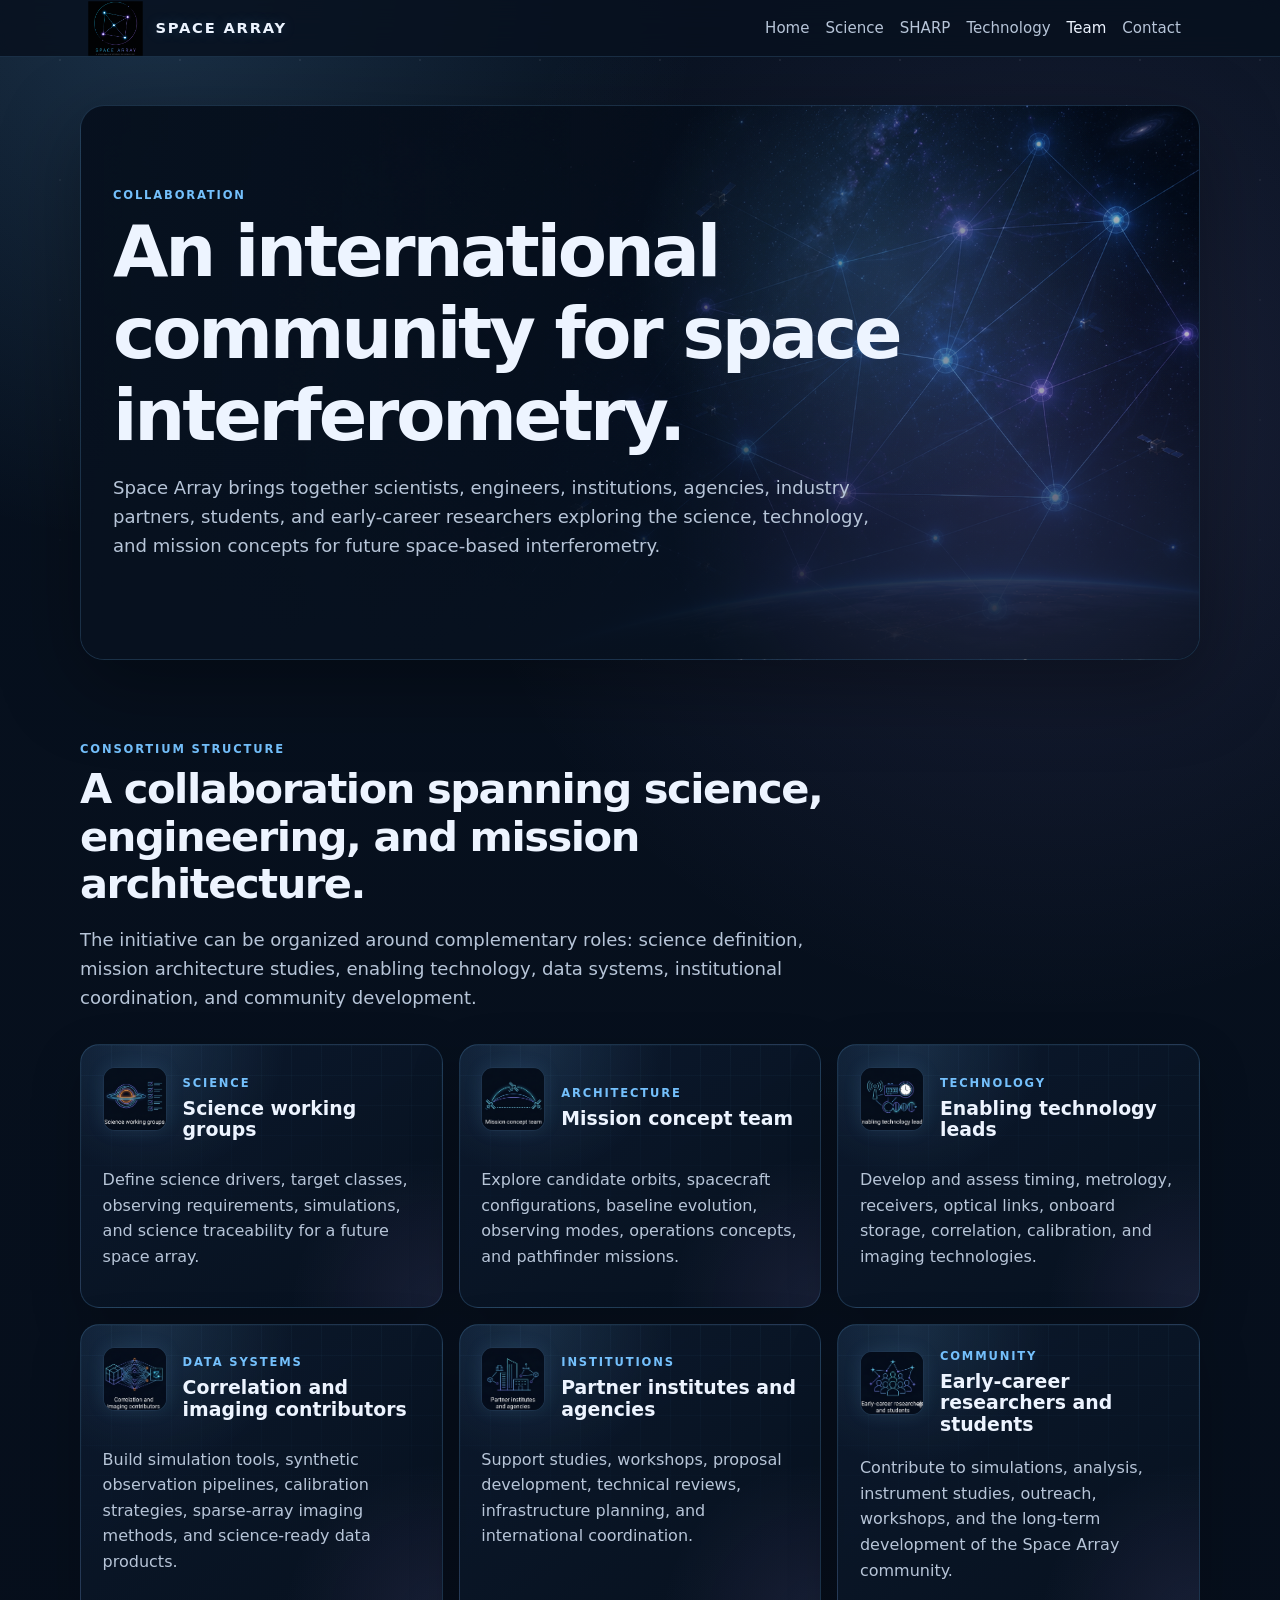
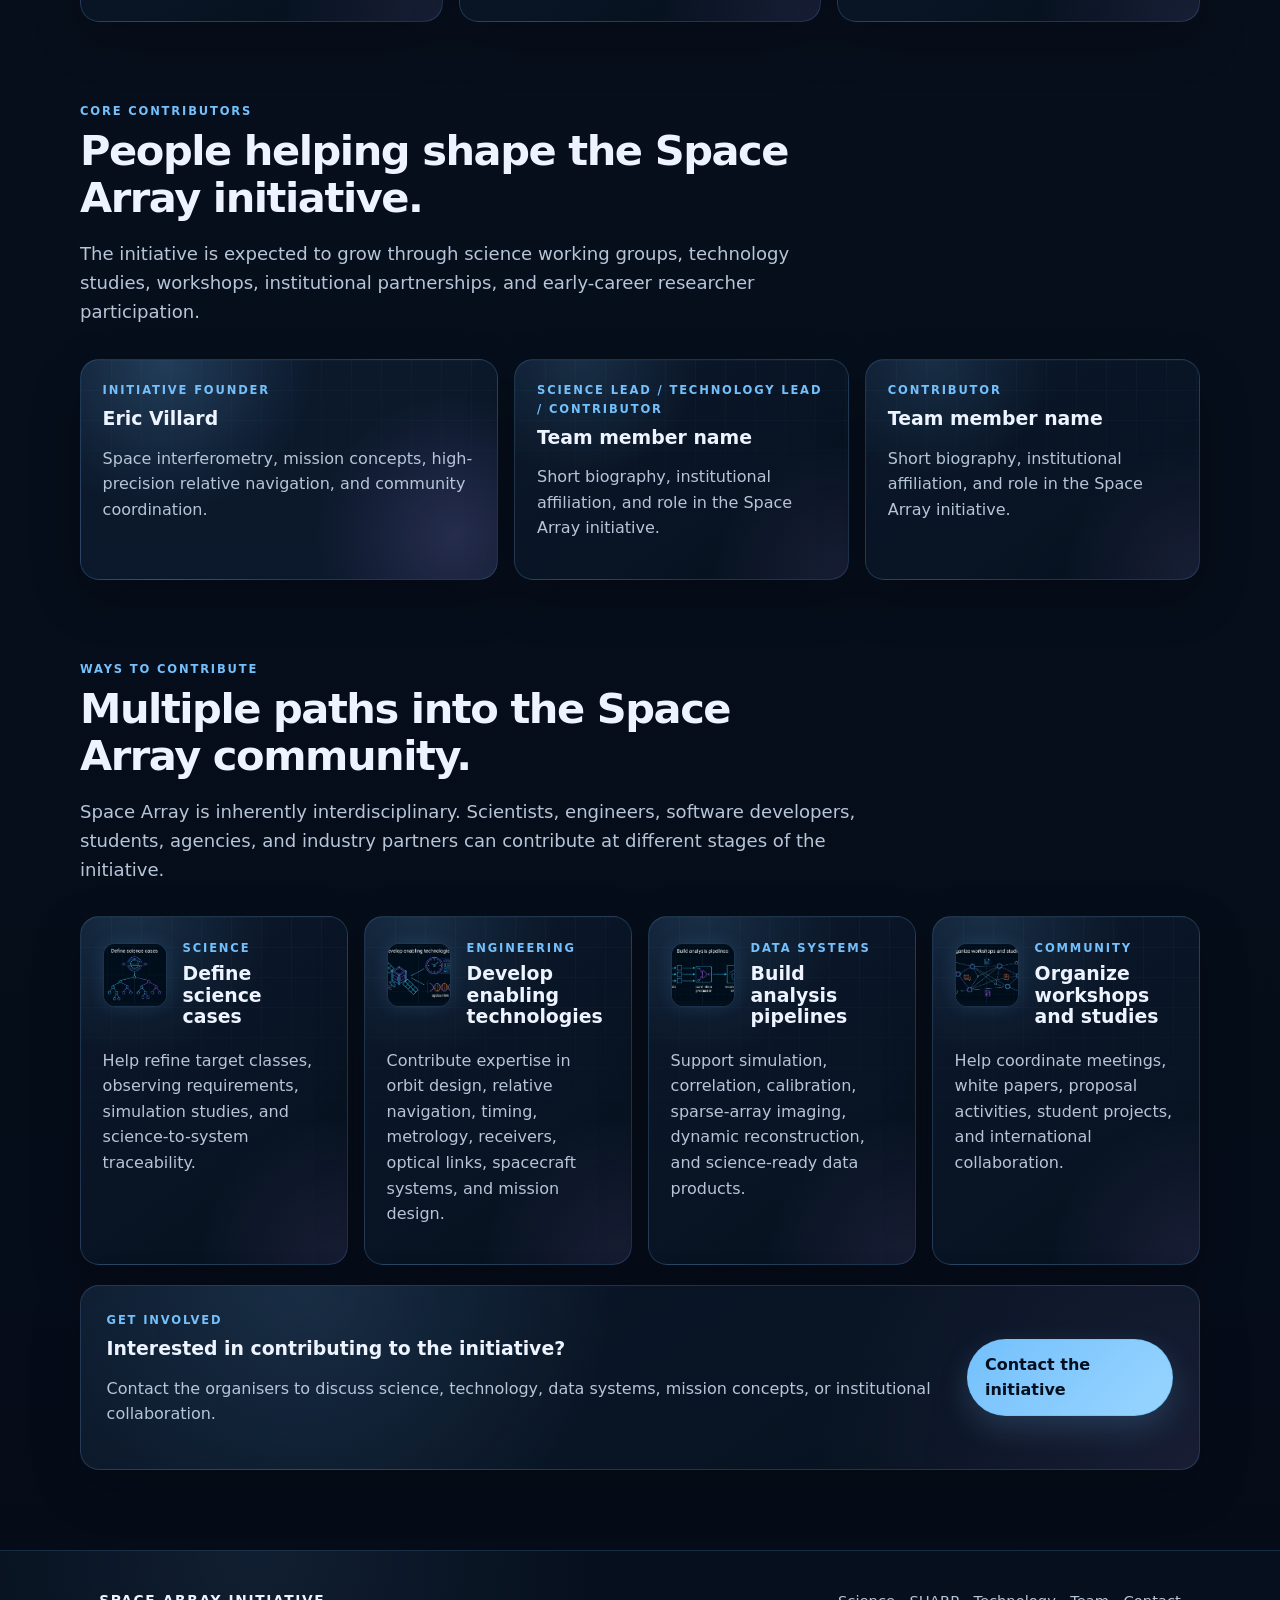
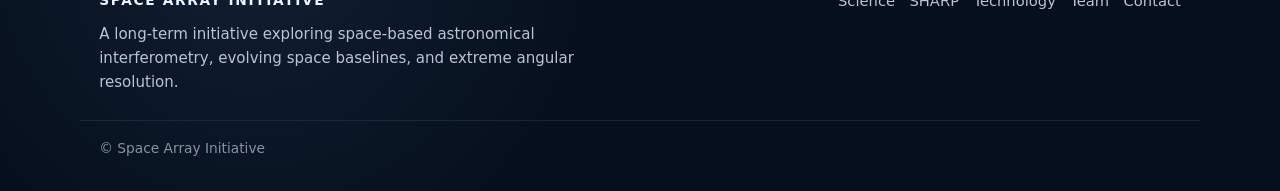
<file: team.html>
<!doctype html>
<html lang="en">
<head>
  <meta charset="utf-8">
  <meta name="viewport" content="width=device-width, initial-scale=1">
  <title>Collaboration · Space Array</title>
  <link rel="stylesheet" href="styles.css">
</head>
<body>
<header>
  <div class="nav">
    <a class="logo" href="index.html">
      <img src="assets/space-array-logo.png" alt="Space Array logo">
      <span>Space Array</span>
    </a>
    <nav>
      <a href="index.html">Home</a>
      <a href="science.html">Science</a>
      <a href="sharp.html">SHARP</a>
      <a href="technology.html">Technology</a>
      <a class="active" href="team.html">Team</a>
      <a href="contact.html">Contact</a>
    </nav>
  </div>
</header>

<main>
  <section class="hero page-hero team-hero">
    <div class="hero-copy">
      <div class="kicker">Collaboration</div>
      <h1>An international community for space interferometry.</h1>
      <p class="lead">
        Space Array brings together scientists, engineers, institutions, agencies,
        industry partners, students, and early-career researchers exploring the
        science, technology, and mission concepts for future space-based interferometry.
      </p>
    </div>
  </section>

  <section class="section collaboration-overview">
    <div class="section-heading">
      <div class="kicker">Consortium structure</div>
      <h2>A collaboration spanning science, engineering, and mission architecture.</h2>
      <p>
        The initiative can be organized around complementary roles: science definition,
        mission architecture studies, enabling technology, data systems, institutional coordination,
        and community development.
      </p>
    </div>

    <div class="collaboration-grid">
      <article class="collaboration-card">
        <div class="card-heading">
          <div class="card-icon">
            <img src="assets/icon-team-science.png" alt="">
          </div>
          <div>
            <div class="collaboration-label">Science</div>
            <h3>Science working groups</h3>
          </div>
        </div>
        <p>
          Define science drivers, target classes, observing requirements, simulations,
          and science traceability for a future space array.
        </p>
      </article>

      <article class="collaboration-card">
        <div class="card-heading">
          <div class="card-icon">
            <img src="assets/icon-team-architecture.png" alt="">
          </div>
          <div>
            <div class="collaboration-label">Architecture</div>
            <h3>Mission concept team</h3>
          </div>
        </div>
        <p>
          Explore candidate orbits, spacecraft configurations, baseline evolution,
          observing modes, operations concepts, and pathfinder missions.
        </p>
      </article>

      <article class="collaboration-card">
        <div class="card-heading">
          <div class="card-icon">
            <img src="assets/icon-team-technology.png" alt="">
          </div>
          <div>
            <div class="collaboration-label">Technology</div>
            <h3>Enabling technology leads</h3>
          </div>
        </div>
        <p>
          Develop and assess timing, metrology, receivers, optical links, onboard storage,
          correlation, calibration, and imaging technologies.
        </p>
      </article>

      <article class="collaboration-card">
        <div class="card-heading">
          <div class="card-icon">
            <img src="assets/icon-team-data.png" alt="">
          </div>
          <div>
            <div class="collaboration-label">Data systems</div>
            <h3>Correlation and imaging contributors</h3>
          </div>
        </div>
        <p>
          Build simulation tools, synthetic observation pipelines, calibration strategies,
          sparse-array imaging methods, and science-ready data products.
        </p>
      </article>

      <article class="collaboration-card">
        <div class="card-heading">
          <div class="card-icon">
            <img src="assets/icon-team-institutions.png" alt="">
          </div>
          <div>
            <div class="collaboration-label">Institutions</div>
            <h3>Partner institutes and agencies</h3>
          </div>
        </div>
        <p>
          Support studies, workshops, proposal development, technical reviews,
          infrastructure planning, and international coordination.
        </p>
      </article>

      <article class="collaboration-card">
        <div class="card-heading">
          <div class="card-icon">
            <img src="assets/icon-team-community.png" alt="">
          </div>
          <div>
            <div class="collaboration-label">Community</div>
            <h3>Early-career researchers and students</h3>
          </div>
        </div>
        <p>
          Contribute to simulations, analysis, instrument studies, outreach, workshops,
          and the long-term development of the Space Array community.
        </p>
      </article>
    </div>
  </section>

  <section class="section contributors-section">
    <div class="section-heading">
      <div class="kicker">Core contributors</div>
      <h2>People helping shape the Space Array initiative.</h2>
      <p>
        The initiative is expected to grow through science working groups,
        technology studies, workshops, institutional partnerships, and early-career
        researcher participation.
      </p>
    </div>

    <div class="contributors-grid">
      <article class="contributor-card featured-contributor">
        <div class="contributor-role">Initiative founder</div>
        <h3>Eric Villard</h3>
        <p>
          Space interferometry, mission concepts, high-precision relative navigation,
          and community coordination.
        </p>
      </article>

      <article class="contributor-card">
        <div class="contributor-role">Science lead / Technology lead / Contributor</div>
        <h3>Team member name</h3>
        <p>
          Short biography, institutional affiliation, and role in the Space Array initiative.
        </p>
      </article>

      <article class="contributor-card">
        <div class="contributor-role">Contributor</div>
        <h3>Team member name</h3>
        <p>
          Short biography, institutional affiliation, and role in the Space Array initiative.
        </p>
      </article>
    </div>
  </section>

  <section class="section contribute-section">
    <div class="section-heading">
      <div class="kicker">Ways to contribute</div>
      <h2>Multiple paths into the Space Array community.</h2>
      <p>
        Space Array is inherently interdisciplinary. Scientists, engineers, software
        developers, students, agencies, and industry partners can contribute at different
        stages of the initiative.
      </p>
    </div>

    <div class="contribute-grid">
      <article class="contribute-card">
        <div class="card-heading">
          <div class="card-icon">
            <img src="assets/icon-contribute-science.png" alt="">
          </div>
          <div>
            <div class="contribute-label">Science</div>
            <h3>Define science cases</h3>
          </div>
        </div>
        <p>
          Help refine target classes, observing requirements, simulation studies,
          and science-to-system traceability.
        </p>
      </article>

      <article class="contribute-card">
        <div class="card-heading">
          <div class="card-icon">
            <img src="assets/icon-contribute-engineering.png" alt="">
          </div>
          <div>
            <div class="contribute-label">Engineering</div>
            <h3>Develop enabling technologies</h3>
          </div>
        </div>
        <p>
          Contribute expertise in orbit design, relative navigation, timing, metrology,
          receivers, optical links, spacecraft systems, and mission design.
        </p>
      </article>

      <article class="contribute-card">
        <div class="card-heading">
          <div class="card-icon">
            <img src="assets/icon-contribute-data.png" alt="">
          </div>
          <div>
            <div class="contribute-label">Data systems</div>
            <h3>Build analysis pipelines</h3>
          </div>
        </div>
        <p>
          Support simulation, correlation, calibration, sparse-array imaging,
          dynamic reconstruction, and science-ready data products.
        </p>
      </article>

      <article class="contribute-card">
        <div class="card-heading">
          <div class="card-icon">
            <img src="assets/icon-contribute-community.png" alt="">
          </div>
          <div>
            <div class="contribute-label">Community</div>
            <h3>Organize workshops and studies</h3>
          </div>
        </div>
        <p>
          Help coordinate meetings, white papers, proposal activities,
          student projects, and international collaboration.
        </p>
      </article>
    </div>

    <div class="contribute-cta">
      <div>
        <div class="kicker">Get involved</div>
        <h3>Interested in contributing to the initiative?</h3>
        <p>
          Contact the organisers to discuss science, technology, data systems,
          mission concepts, or institutional collaboration.
        </p>
      </div>
      <a class="button" href="contact.html">Contact the initiative</a>
    </div>
  </section>

</main>

<footer class="site-footer">
  <div class="footer-inner">
    <div class="footer-brand">
      <div class="footer-title">Space Array Initiative</div>
      <p>
        A long-term initiative exploring space-based astronomical interferometry,
        evolving space baselines, and extreme angular resolution.
      </p>
    </div>

    <div class="footer-links">
      <a href="science.html">Science</a>
      <a href="sharp.html">SHARP</a>
      <a href="technology.html">Technology</a>
      <a href="team.html">Team</a>
      <a href="contact.html">Contact</a>
    </div>
  </div>

  <div class="footer-bottom">
    © Space Array Initiative
  </div>
</footer>
</body>
</html>
</file>
<file: styles.css>
:root {
  --bg: #07111f;
  --bg-deep: #030813;
  --panel: #0d1b2f;
  --panel-2: #10223a;
  --text: #edf4ff;
  --muted: #b7c5d8;
  --soft: rgba(183, 197, 216, 0.78);
  --accent: #74c0fc;
  --accent-2: #b197fc;
  --warm: #ffb15f;
  --line: rgba(116, 192, 252, 0.18);
  --line-strong: rgba(116, 192, 252, 0.34);
  --shadow: 0 24px 80px rgba(0, 0, 0, 0.34);
  --radius: 1.2rem;
  --max: 1120px;
}

* {
  box-sizing: border-box;
}

html {
  scroll-behavior: smooth;
}

body {
  margin: 0;
  color: var(--text);
  font-family: Inter, system-ui, -apple-system, BlinkMacSystemFont, "Segoe UI", sans-serif;
  line-height: 1.6;
  background:
    radial-gradient(circle at 12% 0%, rgba(116, 192, 252, 0.18), transparent 34rem),
    radial-gradient(circle at 82% 12%, rgba(177, 151, 252, 0.12), transparent 38rem),
    linear-gradient(180deg, #07111f 0%, #050c18 100%);
}

body::before {
  content: "";
  position: fixed;
  inset: 0;
  z-index: -1;
  pointer-events: none;
  background-image:
    radial-gradient(circle, rgba(237, 244, 255, 0.34) 0 1px, transparent 1.6px),
    radial-gradient(circle, rgba(116, 192, 252, 0.20) 0 1px, transparent 1.8px);
  background-size: 120px 120px, 190px 190px;
  background-position: 0 0, 48px 72px;
  opacity: 0.22;
  mask-image: linear-gradient(to bottom, black, transparent 82%);
}

img {
  max-width: 100%;
}

a {
  color: var(--accent);
  text-decoration: none;
}

a:hover {
  text-decoration: underline;
}

/* Header */

header {
  position: sticky;
  top: 0;
  z-index: 20;
  border-bottom: 1px solid rgba(116, 192, 252, 0.16);
  background: rgba(7, 17, 31, 0.86);
  backdrop-filter: blur(14px);
}

.nav {
  max-width: var(--max);
  margin: 0 auto;
  padding: 0.72rem 1.2rem;
  display: flex;
  align-items: center;
  justify-content: space-between;
  gap: 1.2rem;
}

.logo {
  display: flex;
  align-items: center;
  gap: 1.45rem;
  color: var(--text);
  font-size: 0.92rem;
  font-weight: 800;
  letter-spacing: 0.12em;
  text-transform: uppercase;
  text-decoration: none;
  white-space: nowrap;
}

.logo:hover {
  text-decoration: none;
}

.logo img,
.logo-mark {
  display: block;
  width: 33px;
  height: 33px;
  flex: 0 0 33px;

  /* remove the extra CSS frame */
  padding: 0;
  border: 0;
  background: none;
  box-shadow: none;

  /* keep the original image, just make it visually larger */
  object-fit: contain;
  transform: scale(1.65);
  transform-origin: center;
  filter: none;
}

/* Fallback for the current HTML that still uses <span class="logo-mark">. */
.logo-mark {
  background:
    radial-gradient(circle at center, rgba(116, 192, 252, 0.18), rgba(7, 17, 31, 0.96) 68%),
    url("assets/space-array-logo.png") center / contain no-repeat;
}

.logo span:last-child {
  line-height: 1;
  text-shadow: 0 0 14px rgba(116, 192, 252, 0.22);
}

nav {
  display: flex;
  align-items: center;
  flex-wrap: wrap;
  justify-content: flex-end;
  gap: 0.28rem 1rem;
}

nav a {
  color: var(--muted);
  font-size: 0.94rem;
}

nav a.active,
nav a:hover {
  color: var(--text);
  text-decoration: none;
}

/* Layout and type */

main {
  width: min(var(--max), calc(100% - 2.4rem));
  margin: 0 auto;
  padding: 3rem 0 5rem;
}

.section {
  margin-top: 5rem;
}

.kicker,
.card-label,
.update-meta,
.phase-number,
.stack-number,
.flow-number,
.challenge-index,
.readiness-marker,
.next-step-label,
.parameter-label,
.collaboration-label,
.contributor-role,
.contribute-label,
.contact-pathway-label {
  color: var(--accent);
  text-transform: uppercase;
  letter-spacing: 0.16em;
  font-size: 0.72rem;
  font-weight: 850;
}

.parameter-label {
  color: var(--warm);
}

h1,
h2,
h3 {
  line-height: 1.14;
}

h1 {
  margin: 0.42rem 0 1rem;
  font-size: clamp(2.45rem, 5.6vw, 4.9rem);
  letter-spacing: -0.045em;
}

h2 {
  margin: 0.42rem 0 1rem;
  font-size: clamp(1.8rem, 3.8vw, 2.6rem);
  letter-spacing: -0.035em;
}

h3 {
  margin: 0.55rem 0 0.55rem;
  font-size: 1.18rem;
}

p {
  color: var(--muted);
}

.lead,
.section-heading p {
  max-width: 68ch;
  color: var(--muted);
  font-size: 1.13rem;
}

.section-heading {
  max-width: 780px;
  margin-bottom: 2rem;
}

/* Buttons */

.button-row,
.contact-actions {
  display: flex;
  flex-wrap: wrap;
  gap: 0.8rem;
  margin-top: 1.8rem;
}

.button {
  display: inline-flex;
  align-items: center;
  justify-content: center;
  min-height: 44px;
  padding: 0.74rem 1.05rem;
  border: 1px solid rgba(116, 192, 252, 0.78);
  border-radius: 999px;
  color: #04101f;
  background: linear-gradient(135deg, var(--accent), #98d5ff);
  box-shadow: 0 12px 30px rgba(116, 192, 252, 0.18);
  font-weight: 800;
  text-decoration: none;
}

.button:hover {
  transform: translateY(-1px);
  text-decoration: none;
}

.button.secondary {
  color: var(--text);
  background: rgba(116, 192, 252, 0.06);
  border-color: rgba(116, 192, 252, 0.26);
  box-shadow: none;
}

/* Hero sections */

.hero {
  padding: 4rem 0 3rem;
}

.hero-copy {
  position: relative;
  z-index: 1;
  max-width: 820px;
}

.hero-home {
  display: grid;
  grid-template-columns: minmax(0, 0.92fr) minmax(360px, 1.08fr);
  gap: 2.4rem;
  align-items: center;
  max-width: none;
  padding: 3rem 0 4.5rem;
}

.hero-home .hero-copy {
  max-width: 680px;
}

.hero-home h1 {
  font-size: clamp(2.45rem, 5.2vw, 4.65rem);
}

.hero-visual {
  overflow: hidden;
  border: 1px solid rgba(116, 192, 252, 0.20);
  border-radius: 1.4rem;
  background: var(--bg-deep);
  box-shadow:
    0 28px 90px rgba(0, 0, 0, 0.46),
    0 0 45px rgba(116, 192, 252, 0.08);
}

.compact-hero-visual {
  margin: 0;
}

.compact-hero-visual img {
  display: block;
  width: 100%;
  height: clamp(320px, 42vw, 520px);
  object-fit: cover;
  object-position: center;
}

.page-hero,
.vision-break {
  position: relative;
  max-width: none;
  overflow: hidden;
  border: 1px solid var(--line);
  border-radius: 1.5rem;
  background:
    linear-gradient(90deg, rgba(7, 17, 31, 0.96), rgba(7, 17, 31, 0.67), rgba(7, 17, 31, 0.22)),
    url("assets/space-array-hero.png") center / cover no-repeat;
  box-shadow: var(--shadow);
}

.science-hero {
  background:
    linear-gradient(90deg, rgba(7, 17, 31, 0.96), rgba(7, 17, 31, 0.70), rgba(7, 17, 31, 0.22)),
    url("assets/science-hero-bg.png") center / cover no-repeat;
}

.team-hero {
  background:
    linear-gradient(90deg, rgba(7, 17, 31, 0.96), rgba(7, 17, 31, 0.72), rgba(7, 17, 31, 0.28)),
    url("assets/team-hero-bg.png") center / cover no-repeat;
}

.contact-hero {
  background:
    linear-gradient(90deg, rgba(7, 17, 31, 0.96), rgba(7, 17, 31, 0.74), rgba(7, 17, 31, 0.30)),
    url("assets/contact-hero-bg.png") center / cover no-repeat;
}

.vision-break {
  background:
    linear-gradient(90deg, rgba(7, 17, 31, 0.96), rgba(7, 17, 31, 0.72), rgba(7, 17, 31, 0.35)),
    url("assets/space-array-vision-bg.png") center / cover no-repeat;
}

.page-hero {
  min-height: 420px;
  padding: 5rem 2rem;
}

.page-hero::after,
.vision-break::before {
  content: "";
  position: absolute;
  inset: 0;
  pointer-events: none;
  background:
    radial-gradient(circle at 72% 30%, rgba(116, 192, 252, 0.18), transparent 28%),
    radial-gradient(circle at 83% 70%, rgba(177, 151, 252, 0.15), transparent 34%),
    linear-gradient(to top, rgba(7, 17, 31, 0.98), transparent 48%);
}

.sharp-hero::after {
  background:
    radial-gradient(circle at 74% 32%, rgba(255, 138, 61, 0.20), transparent 25%),
    radial-gradient(circle at 66% 45%, rgba(177, 151, 252, 0.18), transparent 30%);
}

/* Cards and grids */

.grid,
.why-grid,
.updates-grid,
.evolution-track,
.stack-grid,
.architecture-flow,
.challenge-grid,
.readiness-track,
.next-steps-grid,
.parameter-grid,
.collaboration-grid,
.contributors-grid,
.contribute-grid,
.contact-pathways {
  display: grid;
  gap: 1rem;
}

.grid {
  grid-template-columns: repeat(auto-fit, minmax(230px, 1fr));
  margin: 2rem 0;
}

.why-grid {
  grid-template-columns: repeat(5, minmax(0, 1fr));
}

.updates-grid {
  grid-template-columns: 1.25fr 1fr 1fr;
}

.evolution-track,
.parameter-grid,
.collaboration-grid,
.contact-pathways,
.challenge-grid,
.next-steps-grid {
  grid-template-columns: repeat(3, minmax(0, 1fr));
}

.stack-grid {
  grid-template-columns: repeat(2, minmax(0, 1fr));
}

.architecture-flow {
  grid-template-columns: repeat(6, minmax(145px, 1fr));
}

.readiness-track,
.contribute-grid {
  grid-template-columns: repeat(4, minmax(0, 1fr));
}

.contributors-grid {
  grid-template-columns: 1.25fr 1fr 1fr;
}

.card,
.why-card,
.update-card,
.evolution-phase,
.stack-card,
.flow-step,
.challenge-card,
.readiness-phase,
.next-step-card,
.parameter-card,
.collaboration-card,
.contributor-card,
.contribute-card,
.contact-pathway-card,
.contact-panel,
.contribute-cta,
.notice {
  position: relative;
  overflow: hidden;
  border: 1px solid var(--line);
  border-radius: var(--radius);
  background:
    radial-gradient(circle at 20% 0%, rgba(116, 192, 252, 0.13), transparent 34%),
    radial-gradient(circle at 100% 100%, rgba(177, 151, 252, 0.10), transparent 34%),
    linear-gradient(145deg, rgba(13, 27, 47, 0.88), rgba(7, 17, 31, 0.92));
  box-shadow: 0 18px 50px rgba(0, 0, 0, 0.22);
}

.card,
.why-card,
.update-card,
.evolution-phase,
.stack-card,
.flow-step,
.challenge-card,
.readiness-phase,
.next-step-card,
.parameter-card,
.collaboration-card,
.contributor-card,
.contribute-card,
.contact-pathway-card {
  padding: 1.35rem;
  transition: transform 220ms ease, border-color 220ms ease, box-shadow 220ms ease;
}

.card:hover,
.why-card:hover,
.update-card:hover,
.evolution-phase:hover,
.stack-card:hover,
.flow-step:hover,
.challenge-card:hover,
.readiness-phase:hover,
.next-step-card:hover,
.parameter-card:hover,
.collaboration-card:hover,
.contributor-card:hover,
.contribute-card:hover,
.contact-pathway-card:hover {
  transform: translateY(-4px);
  border-color: rgba(116, 192, 252, 0.45);
  box-shadow: 0 22px 70px rgba(0, 0, 0, 0.34), 0 0 36px rgba(116, 192, 252, 0.1);
  text-decoration: none;
}

.card::before,
.why-card::before,
.update-card::before,
.evolution-phase::before,
.stack-card::before,
.flow-step::before,
.challenge-card::before,
.readiness-phase::before,
.next-step-card::before,
.parameter-card::before,
.collaboration-card::before,
.contributor-card::before,
.contribute-card::before,
.contact-pathway-card::before {
  content: "";
  position: absolute;
  inset: 0;
  pointer-events: none;
  background-image:
    linear-gradient(rgba(116, 192, 252, 0.04) 1px, transparent 1px),
    linear-gradient(90deg, rgba(116, 192, 252, 0.04) 1px, transparent 1px);
  background-size: 30px 30px;
  mask-image: linear-gradient(to bottom, black, transparent 78%);
}

.card > *,
.why-card > *,
.update-card > *,
.evolution-phase > *,
.stack-card > *,
.flow-step > *,
.challenge-card > *,
.readiness-phase > *,
.next-step-card > *,
.parameter-card > *,
.collaboration-card > *,
.contributor-card > *,
.contribute-card > *,
.contact-pathway-card > * {
  position: relative;
  z-index: 1;
}

.identity-grid {
  gap: 1.25rem;
  margin: 3rem 0 4rem;
}

.identity-card {
  padding: 0;
}

.identity-card h3,
.identity-card p,
.identity-card .card-label {
  margin-left: 1.25rem;
  margin-right: 1.25rem;
}

.identity-card p {
  margin-bottom: 1.25rem;
}

.next-step-card {
  min-height: 250px;
  color: var(--text);
}

.next-step-card::after {
  content: "→";
  position: absolute;
  right: 1.3rem;
  bottom: 1.1rem;
  color: var(--accent);
  font-size: 1.4rem;
}

.featured-update,
.featured-contributor {
  background:
    radial-gradient(circle at 20% 0%, rgba(116, 192, 252, 0.22), transparent 38%),
    radial-gradient(circle at 90% 80%, rgba(177, 151, 252, 0.16), transparent 34%),
    rgba(13, 27, 47, 0.86);
}

.why-icon {
  width: 46px;
  height: 46px;
  display: grid;
  place-items: center;
  margin-bottom: 1.15rem;
  border: 1px solid rgba(116, 192, 252, 0.42);
  border-radius: 999px;
  color: var(--accent);
  background: rgba(116, 192, 252, 0.08);
  box-shadow: inset 0 0 18px rgba(116, 192, 252, 0.12), 0 0 24px rgba(116, 192, 252, 0.18);
  font-size: 1.25rem;
}

.stack-tags {
  display: flex;
  flex-wrap: wrap;
  gap: 0.45rem;
  margin-top: 1.15rem;
}

.stack-tags span {
  padding: 0.32rem 0.55rem;
  border: 1px solid rgba(116, 192, 252, 0.22);
  border-radius: 999px;
  color: var(--muted);
  background: rgba(116, 192, 252, 0.06);
  font-size: 0.76rem;
}

/* Signature visuals used in cards */

.signature-visual {
  position: relative;
  height: 180px;
  overflow: hidden;
  border-bottom: 1px solid var(--line);
  background:
    radial-gradient(circle at 50% 45%, rgba(116, 192, 252, 0.18), transparent 34%),
    linear-gradient(135deg, rgba(116, 192, 252, 0.08), rgba(177, 151, 252, 0.08)),
    #050b16;
}

.signature-visual::before,
.science-instrument-visual::before,
.architecture-visual::before,
.sharp-mission-visual::before,
.phase-visual::before {
  content: "";
  position: absolute;
  inset: 0;
  pointer-events: none;
  background-image:
    linear-gradient(rgba(116, 192, 252, 0.055) 1px, transparent 1px),
    linear-gradient(90deg, rgba(116, 192, 252, 0.055) 1px, transparent 1px);
  background-size: 34px 34px;
  mask-image: radial-gradient(circle at center, black 0, transparent 76%);
}

.signature-visual span,
.science-instrument-visual span,
.architecture-visual span,
.sharp-mission-visual span,
.phase-visual span {
  position: absolute;
  display: block;
}

.jet-core,
.black-hole-core,
.sharp-target {
  border-radius: 50%;
  background: radial-gradient(circle, #fff0c2 0 8%, #ffb15f 20%, #ff6f2c 40%, rgba(255, 111, 44, 0.18) 62%, transparent 72%);
  box-shadow: 0 0 38px rgba(255, 138, 61, 0.72), 0 0 90px rgba(255, 138, 61, 0.22);
}

.jet-core {
  width: 58px;
  height: 58px;
  left: 46%;
  top: 52%;
}

.jet-beam,
.science-jet,
.sharp-jet {
  height: 36px;
  background: linear-gradient(90deg, rgba(255, 210, 138, 0.95), rgba(177, 151, 252, 0.45), transparent);
  filter: blur(2px);
}

.jet-beam {
  width: 170px;
  left: 39%;
  top: 32%;
  transform: rotate(-28deg);
}

.uv-ring,
.orbit,
.arch-orbit,
.sharp-orbit,
.uv-track {
  border: 1px solid rgba(116, 192, 252, 0.42);
  border-radius: 50%;
}

.ring-one {
  width: 180px;
  height: 82px;
  left: 20%;
  top: 46%;
  transform: rotate(-22deg);
}

.ring-two {
  width: 230px;
  height: 110px;
  left: 12%;
  top: 35%;
  transform: rotate(-22deg);
  border-color: rgba(177, 151, 252, 0.35);
}

.orbit-one {
  width: 260px;
  height: 110px;
  left: 10%;
  top: 44%;
  transform: rotate(-18deg);
}

.orbit-two {
  width: 210px;
  height: 88px;
  left: 24%;
  top: 31%;
  transform: rotate(22deg);
  border-color: rgba(177, 151, 252, 0.45);
}

.sat,
.phase,
.arch-node,
.sharp-spacecraft,
.phase-visual span {
  background: var(--text);
  box-shadow: 0 0 18px rgba(116, 192, 252, 0.9), 0 0 38px rgba(116, 192, 252, 0.28);
}

.sat {
  width: 16px;
  height: 16px;
  border-radius: 4px;
}

.sat-a { left: 30%; top: 44%; }
.sat-b { right: 28%; top: 55%; }

.baseline,
.road-line,
.arch-link,
.sharp-baseline,
.downlink,
.sharp-downlink {
  height: 1px;
  background: linear-gradient(90deg, var(--accent), var(--accent-2));
  box-shadow: 0 0 14px rgba(116, 192, 252, 0.5);
  transform-origin: left center;
}

.baseline {
  width: 190px;
  left: 31%;
  top: 51%;
  transform: rotate(9deg);
}

.phase {
  border-radius: 999px;
}

.phase-one { width: 15px; height: 15px; left: 24%; top: 62%; }
.phase-two { width: 24px; height: 24px; left: 46%; top: 47%; }
.phase-three { width: 36px; height: 36px; left: 68%; top: 31%; background: radial-gradient(circle, var(--text), var(--accent-2)); }

.road-line {
  width: 58%;
  left: 24%;
  top: 58%;
  transform: rotate(-20deg);
}

/* Two-column feature sections */

.two-col,
.science-signature,
.technology-architecture,
.sharp-concept {
  display: grid;
  gap: 2.2rem;
  align-items: center;
}

.two-col {
  grid-template-columns: minmax(0, 1.1fr) minmax(260px, 0.9fr);
  align-items: start;
}

.science-signature,
.technology-architecture,
.sharp-concept {
  grid-template-columns: minmax(0, 0.95fr) minmax(360px, 1.05fr);
}

.science-signature-copy p,
.technology-architecture-copy p,
.sharp-concept-copy p {
  max-width: 65ch;
  font-size: 1.05rem;
}

.science-instrument-visual,
.architecture-visual,
.sharp-mission-visual {
  position: relative;
  min-height: 440px;
  overflow: hidden;
  border: 1px solid var(--line);
  border-radius: 1.4rem;
  background:
    radial-gradient(circle at 48% 38%, rgba(116, 192, 252, 0.16), transparent 28%),
    radial-gradient(circle at 72% 68%, rgba(177, 151, 252, 0.14), transparent 30%),
    linear-gradient(135deg, rgba(3, 8, 18, 0.98), rgba(10, 24, 43, 0.94));
  box-shadow: var(--shadow);
}

.science-instrument-visual {
  background:
    radial-gradient(circle at 50% 48%, rgba(255, 138, 61, 0.18), transparent 24%),
    radial-gradient(circle at 70% 28%, rgba(116, 192, 252, 0.14), transparent 28%),
    radial-gradient(circle at 22% 78%, rgba(177, 151, 252, 0.12), transparent 30%),
    linear-gradient(135deg, rgba(3, 8, 18, 0.98), rgba(10, 24, 43, 0.94));
}

.sharp-mission-visual {
  background:
    radial-gradient(circle at 28% 34%, rgba(255, 138, 61, 0.18), transparent 25%),
    radial-gradient(circle at 68% 42%, rgba(116, 192, 252, 0.15), transparent 30%),
    radial-gradient(circle at 72% 82%, rgba(177, 151, 252, 0.12), transparent 30%),
    linear-gradient(135deg, rgba(3, 8, 18, 0.98), rgba(10, 24, 43, 0.94));
}

.black-hole-core {
  width: 92px;
  height: 92px;
  left: 45%;
  top: 48%;
  transform: translate(-50%, -50%);
}

.science-jet {
  width: 260px;
  height: 42px;
  left: 44%;
  top: 34%;
  transform: rotate(-24deg);
}

.uv-track {
  left: 50%;
  top: 50%;
  transform: translate(-50%, -50%) rotate(-22deg);
}

.track-one { width: 260px; height: 110px; }
.track-two { width: 340px; height: 150px; border-color: rgba(177, 151, 252, 0.26); }
.track-three { width: 430px; height: 190px; border-color: rgba(116, 192, 252, 0.18); }

.baseline-dot {
  width: 7px;
  height: 7px;
  border-radius: 50%;
  background: var(--accent);
  box-shadow: 0 0 16px rgba(116, 192, 252, 0.85);
}

.dot-one { left: 28%; top: 43%; }
.dot-two { right: 29%; top: 57%; }
.dot-three { left: 37%; bottom: 24%; }
.dot-four { right: 36%; top: 27%; }

.arch-node,
.sharp-spacecraft {
  width: 18px;
  height: 18px;
  border-radius: 5px;
}

.node-a { left: 26%; top: 32%; }
.node-b { right: 27%; top: 38%; }
.node-c { left: 34%; bottom: 30%; }
.node-d { right: 30%; bottom: 26%; }

.arch-orbit-one { width: 440px; height: 190px; left: 50%; top: 40%; transform: translate(-50%, -50%) rotate(-18deg); }
.arch-orbit-two { width: 360px; height: 155px; left: 50%; top: 44%; transform: translate(-50%, -50%) rotate(22deg); border-color: rgba(177, 151, 252, 0.28); }

.link-ab { width: 48%; left: 28%; top: 35%; transform: rotate(7deg); }
.link-ac { width: 30%; left: 28%; top: 36%; transform: rotate(58deg); }
.link-bd { width: 30%; right: 28%; top: 41%; transform: rotate(95deg); }
.link-cd { width: 40%; left: 36%; bottom: 28%; transform: rotate(-2deg); }

.ground-station,
.sharp-earth {
  border-radius: 50%;
  border: 1px solid rgba(116, 192, 252, 0.36);
  background: radial-gradient(circle at 35% 30%, rgba(116, 192, 252, 0.65), rgba(7, 17, 31, 0.92) 62%);
  box-shadow: inset 0 0 26px rgba(116, 192, 252, 0.16), 0 0 38px rgba(116, 192, 252, 0.18);
}

.ground-station { width: 76px; height: 76px; left: 50%; bottom: 7%; transform: translateX(-50%); }
.downlink { width: 220px; left: 50%; bottom: 23%; transform: translateX(-50%) rotate(90deg); }

.architecture-label,
.sharp-label {
  position: absolute;
  z-index: 2;
  padding: 0.4rem 0.55rem;
  border: 1px solid rgba(116, 192, 252, 0.22);
  border-radius: 999px;
  background: rgba(7, 17, 31, 0.68);
  color: var(--muted);
  font-size: 0.68rem;
  letter-spacing: 0.14em;
  text-transform: uppercase;
  backdrop-filter: blur(8px);
}

.label-spacecraft { left: 8%; top: 10%; }
.label-links { right: 8%; top: 14%; }
.label-ground { left: 50%; bottom: 4%; transform: translateX(-50%); }

.sharp-target { width: 74px; height: 74px; left: 22%; top: 28%; }
.sharp-jet { width: 210px; height: 34px; left: 22%; top: 22%; transform: rotate(-24deg); }

.sharp-orbit-one {
  width: 360px;
  height: 150px;
  right: 8%;
  top: 47%;
  transform: rotate(-18deg);
}

.sharp-orbit-two {
  width: 300px;
  height: 125px;
  right: 14%;
  top: 42%;
  transform: rotate(24deg);
  border-color: rgba(177, 151, 252, 0.28);
}

.sharp-spacecraft-a { right: 43%; top: 39%; }
.sharp-spacecraft-b { right: 18%; top: 53%; }
.sharp-spacecraft-c { right: 35%; top: 66%; }

.sharp-baseline-ab {
  width: 165px;
  right: 20%;
  top: 47%;
  transform: rotate(22deg);
}

.sharp-baseline-ac {
  width: 118px;
  right: 36%;
  top: 43%;
  transform: rotate(72deg);
}

.sharp-baseline-bc {
  width: 120px;
  right: 20%;
  top: 58%;
  transform: rotate(150deg);
}

.sharp-earth { width: 96px; height: 96px; right: 9%; bottom: 8%; }

.sharp-downlink {
  width: 210px;
  right: 18%;
  bottom: 27%;
  transform: rotate(38deg);
}

.label-target { left: 8%; top: 12%; }
.label-array { right: 8%; top: 14%; }

.sharp-label.label-ground {
  left: auto;
  right: 7%;
  bottom: 4%;
  transform: none;
}

/* Flow, roadmap and tables */

.evolution-track,
.readiness-track,
.architecture-flow {
  position: relative;
}

.evolution-track::before,
.readiness-track::before,
.architecture-flow::before {
  content: "";
  position: absolute;
  left: 8%;
  right: 8%;
  top: 36px;
  height: 1px;
  pointer-events: none;
  background: linear-gradient(90deg, transparent, rgba(116, 192, 252, 0.75), rgba(177, 151, 252, 0.75), transparent);
  box-shadow: 0 0 22px rgba(116, 192, 252, 0.25);
}

.evolution-track::before {
  top: 94px;
}

.architecture-flow::before {
  top: 50%;
}

.phase-visual {
  position: relative;
  height: 120px;
  margin-bottom: 1.2rem;
  overflow: hidden;
  border: 1px solid rgba(116, 192, 252, 0.12);
  border-radius: 1rem;
  background: radial-gradient(circle at center, rgba(116, 192, 252, 0.14), transparent 44%), linear-gradient(135deg, rgba(3, 8, 18, 0.92), rgba(10, 24, 43, 0.88));
}

.phase-visual span {
  width: 18px;
  height: 18px;
  border-radius: 5px;
}

.phase-visual-one span { left: 50%; top: 50%; transform: translate(-50%, -50%); }
.phase-visual-two span:nth-child(1) { left: 32%; top: 48%; }
.phase-visual-two span:nth-child(2) { right: 32%; top: 48%; }
.phase-visual-three span:nth-child(1) { left: 26%; top: 60%; }
.phase-visual-three span:nth-child(2) { left: 50%; top: 34%; transform: translateX(-50%); }
.phase-visual-three span:nth-child(3) { right: 26%; top: 60%; }

.phase-visual-two::after,
.phase-visual-three::after {
  content: "";
  position: absolute;
  height: 1px;
  background: rgba(116, 192, 252, 0.88);
  box-shadow: 0 0 12px rgba(116, 192, 252, 0.65);
}

.phase-visual-two::after { left: 36%; right: 36%; top: 56%; }
.phase-visual-three::after { left: 28%; right: 28%; top: 54%; height: 70px; border-top: 1px solid rgba(116, 192, 252, 0.85); border-left: 1px solid rgba(177, 151, 252, 0.72); border-right: 1px solid rgba(177, 151, 252, 0.72); background: transparent; transform: translateY(-50%); }

.flow-step,
.evolution-phase,
.readiness-phase {
  min-height: 230px;
}

.traceability-table {
  overflow: hidden;
  border: 1px solid var(--line);
  border-radius: 1.2rem;
  background: rgba(7, 17, 31, 0.68);
  box-shadow: var(--shadow);
}

.traceability-row {
  display: grid;
  grid-template-columns: repeat(3, minmax(0, 1fr));
  border-top: 1px solid rgba(116, 192, 252, 0.13);
}

.traceability-row:first-child {
  border-top: 0;
}

.traceability-row > div {
  padding: 1.25rem;
  border-left: 1px solid rgba(116, 192, 252, 0.13);
}

.traceability-row > div:first-child {
  border-left: 0;
}

.traceability-header {
  color: var(--accent);
  background: rgba(116, 192, 252, 0.07);
  text-transform: uppercase;
  letter-spacing: 0.15em;
  font-size: 0.72rem;
  font-weight: 800;
}

.traceability-row p {
  margin: 0;
  font-size: 0.92rem;
}

.notice {
  padding: 1rem 1.2rem;
  border-left: 4px solid var(--accent-2);
}

ul.clean,
.readiness-phase ul {
  padding-left: 1.15rem;
  color: var(--muted);
}

/* Vision and CTAs */

.vision-break {
  min-height: 520px;
  padding: 4rem;
  display: grid;
  align-items: end;
}

.vision-copy,
.vision-metrics {
  position: relative;
  z-index: 1;
}

.vision-copy {
  max-width: 760px;
}

.vision-copy p {
  max-width: 62ch;
  font-size: 1.1rem;
}

.vision-metrics {
  max-width: 860px;
  margin-top: 2.5rem;
  display: grid;
  grid-template-columns: repeat(3, minmax(0, 1fr));
  gap: 1rem;
}

.vision-metrics div {
  padding: 1rem;
  border: 1px solid var(--line);
  border-radius: 0.9rem;
  background: rgba(7, 17, 31, 0.58);
  backdrop-filter: blur(10px);
}

.vision-metrics strong,
.vision-metrics span {
  display: block;
}

.vision-metrics strong {
  color: var(--text);
}

.vision-metrics span {
  color: var(--muted);
  font-size: 0.88rem;
}

.contact-panel,
.contribute-cta {
  margin-top: 1.2rem;
  padding: 1.6rem;
  display: flex;
  align-items: center;
  justify-content: space-between;
  gap: 1.5rem;
}

.contact-actions {
  margin-top: 0;
  justify-content: flex-end;
}

/* Footer */

.site-footer {
  border-top: 1px solid rgba(116, 192, 252, 0.16);
  color: var(--muted);
  background:
    radial-gradient(circle at 20% 0%, rgba(116, 192, 252, 0.09), transparent 32%),
    rgba(7, 17, 31, 0.92);
}

.footer-inner,
.footer-bottom {
  max-width: var(--max);
  margin: 0 auto;
  padding-left: 1.2rem;
  padding-right: 1.2rem;
}

.footer-inner {
  padding-top: 2.4rem;
  padding-bottom: 1.6rem;
  display: flex;
  align-items: flex-start;
  justify-content: space-between;
  gap: 2rem;
}

.footer-title {
  color: var(--text);
  font-weight: 800;
  letter-spacing: 0.12em;
  text-transform: uppercase;
  font-size: 0.86rem;
}

.footer-brand p {
  max-width: 52ch;
  margin: 0.7rem 0 0;
  font-size: 0.94rem;
}

.footer-links {
  display: flex;
  flex-wrap: wrap;
  justify-content: flex-end;
  gap: 0.9rem;
}

.footer-links a {
  color: var(--muted);
  font-size: 0.92rem;
}

.footer-links a:hover {
  color: var(--text);
  text-decoration: none;
}

.footer-bottom {
  padding-top: 1rem;
  padding-bottom: 2rem;
  border-top: 1px solid rgba(116, 192, 252, 0.12);
  color: rgba(183, 197, 216, 0.72);
  font-size: 0.86rem;
}

/* Responsive */

@media (max-width: 1120px) {
  .architecture-flow {
    grid-template-columns: repeat(3, minmax(0, 1fr));
  }

  .architecture-flow::before {
    display: none;
  }
}

@media (max-width: 1040px) {
  .why-grid {
    grid-template-columns: repeat(2, minmax(0, 1fr));
  }

  .why-card:last-child {
    grid-column: span 2;
  }

  .readiness-track,
  .contribute-grid {
    grid-template-columns: repeat(2, minmax(0, 1fr));
  }

  .readiness-track::before {
    display: none;
  }
}

@media (max-width: 900px) {
  main {
    padding-top: 2rem;
  }

  .hero-home,
  .two-col,
  .science-signature,
  .technology-architecture,
  .sharp-concept {
    grid-template-columns: 1fr;
  }

  .hero-home {
    gap: 1.8rem;
    padding-top: 1.4rem;
  }

  .hero-home .hero-copy {
    max-width: 820px;
  }

  .compact-hero-visual img {
    height: auto;
  }

  .updates-grid,
  .evolution-track,
  .parameter-grid,
  .collaboration-grid,
  .contributors-grid,
  .challenge-grid,
  .next-steps-grid,
  .contact-pathways {
    grid-template-columns: 1fr;
  }

  .evolution-track::before {
    display: none;
  }

  .science-instrument-visual,
  .architecture-visual,
  .sharp-mission-visual {
    min-height: 360px;
  }
}

@media (max-width: 780px) {
  .traceability-row {
    grid-template-columns: 1fr;
  }

  .traceability-row > div {
    border-left: 0;
    border-top: 1px solid rgba(116, 192, 252, 0.13);
  }

  .traceability-row > div:first-child {
    border-top: 0;
  }

  .traceability-header {
    display: none;
  }
}

@media (max-width: 720px) {
  .nav {
    align-items: flex-start;
    flex-direction: column;
  }

  nav {
    justify-content: flex-start;
  }

  .logo img,
  .logo-mark {
    width: 32px;
    height: 32px;
    flex-basis: 32px;
    transform: scale(1.55);
  }

  .logo span:last-child {
    font-size: 0.84rem;
  }

  .page-hero {
    min-height: 360px;
    padding: 3.5rem 1.3rem;
  }

  .vision-break {
    min-height: 520px;
    padding: 2rem;
  }

  .vision-metrics,
  .stack-grid,
  .architecture-flow,
  .readiness-track,
  .contribute-grid {
    grid-template-columns: 1fr;
  }

  .why-grid {
    grid-template-columns: 1fr;
  }

  .why-card:last-child {
    grid-column: auto;
  }

  .contact-panel,
  .contribute-cta,
  .footer-inner {
    align-items: flex-start;
    flex-direction: column;
  }

  .footer-links,
  .contact-actions {
    justify-content: flex-start;
  }
}

@media (prefers-reduced-motion: reduce) {
  *,
  *::before,
  *::after {
    scroll-behavior: auto !important;
    transition: none !important;
  }
}

/* =========================================================
   Homepage hero redesign — text over image
   ========================================================= */

.hero-home.hero-home-overlay {
  position: relative;
  max-width: none;
  min-height: 720px;
  padding: 0;
  border: 1px solid rgba(116, 192, 252, 0.16);
  border-radius: 1.6rem;
  overflow: hidden;
  display: flex;
  align-items: flex-end;
  background: #050b16;
  box-shadow: 0 28px 90px rgba(0, 0, 0, 0.42);
}

.hero-home-media {
  position: absolute;
  inset: 0;
}

.hero-home-media img {
  width: 100%;
  height: 100%;
  display: block;
  object-fit: cover;
  object-position: 58% center;
  transform: scale(1.02);
}

.hero-home-shade {
  position: absolute;
  inset: 0;
  background:
    linear-gradient(90deg,
      rgba(6, 16, 30, 0.92) 0%,
      rgba(6, 16, 30, 0.82) 24%,
      rgba(6, 16, 30, 0.45) 48%,
      rgba(6, 16, 30, 0.12) 72%,
      rgba(6, 16, 30, 0.18) 100%),
    linear-gradient(0deg,
      rgba(6, 16, 30, 0.70) 0%,
      rgba(6, 16, 30, 0.10) 38%,
      rgba(6, 16, 30, 0.05) 100%);
}

.hero-home-content {
  position: relative;
  z-index: 1;
  width: min(700px, 100%);
  padding: 4.5rem 3.4rem 3.2rem;
}

.hero-home.hero-home-overlay .kicker {
  margin-bottom: 1rem;
}

.hero-home.hero-home-overlay h1 {
  margin: 0 0 1.25rem;
  max-width: 11.5ch;
  font-size: clamp(3rem, 5.6vw, 5.15rem);
  line-height: 0.98;
  letter-spacing: -0.05em;
  text-wrap: balance;
}

.hero-home.hero-home-overlay .lead {
  max-width: 34ch;
  font-size: 1.08rem;
  color: rgba(237, 244, 255, 0.82);
}

.hero-home.hero-home-overlay .button-row {
  margin-top: 1.8rem;
}

.hero-home.hero-home-overlay .button.secondary {
  background: rgba(7, 17, 31, 0.34);
  border-color: rgba(237, 244, 255, 0.16);
  color: var(--text);
  backdrop-filter: blur(8px);
}

@media (max-width: 980px) {
  .hero-home.hero-home-overlay {
    min-height: 640px;
  }

  .hero-home-content {
    width: min(700px, 100%);
    padding: 3rem 2rem 2.2rem;
  }

  .hero-home.hero-home-overlay h1 {
    max-width: 10ch;
    font-size: clamp(2.8rem, 9vw, 4.8rem);
  }

  .hero-home.hero-home-overlay .lead {
    max-width: 44ch;
  }
}

@media (max-width: 640px) {
  .hero-home.hero-home-overlay {
    min-height: 560px;
    border-radius: 1.2rem;
  }

  .hero-home-shade {
    background:
      linear-gradient(180deg,
        rgba(6, 16, 30, 0.25) 0%,
        rgba(6, 16, 30, 0.36) 20%,
        rgba(6, 16, 30, 0.82) 62%,
        rgba(6, 16, 30, 0.94) 100%);
  }

  .hero-home-content {
    padding: 2rem 1.2rem 1.4rem;
  }

  .hero-home.hero-home-overlay h1 {
    max-width: none;
    font-size: clamp(2.4rem, 12vw, 3.8rem);
    line-height: 0.96;
  }

  .hero-home.hero-home-overlay .lead {
    max-width: none;
    font-size: 1rem;
  }
}

.signature-img {
  width: 100%;
  height: 100%;
  display: block;
  object-fit: cover;
}

.why-icon-img {
  width: 62px;
  height: 62px;
  display: block;
  margin-bottom: 1.35rem;
  object-fit: contain;
  border-radius: 999px;
  background: transparent;
  filter: drop-shadow(0 0 16px rgba(116, 192, 252, 0.34));
}
.why-icon-img {
  width: 62px;
  height: 62px;
  padding: 0;
  border-radius: 999px;
  object-fit: cover;
  background: #06111f;
}
.why-card h3 {
  margin-top: 0;
  margin-bottom: 1rem;
  line-height: 1.08;
}

.phase-img {
  width: 100%;
  height: 120px;
  display: block;
  object-fit: cover;
  border: 1px solid rgba(116, 192, 252, 0.12);
  border-radius: 1rem;
  margin-bottom: 1.2rem;
}

.update-visual {
  height: 120px;
  margin: -1.35rem -1.35rem 1rem;
  overflow: hidden;
  border-bottom: 1px solid var(--line);
}

.update-visual img {
  width: 100%;
  height: 100%;
  object-fit: cover;
  display: block;
}

.card-visual {
  height: 86px;
  margin: -1.35rem -1.35rem 1rem;
  border-bottom: 1px solid var(--line);
  overflow: hidden;
}

.card-visual img {
  width: 100%;
  height: 100%;
  object-fit: cover;
  display: block;
}

.science-visual-img {
  width: 100%;
  height: 100%;
  object-fit: cover;
  display: block;
}

.science-visual-img {
  width: 100%;
  height: 100%;
  object-fit: cover;
  display: block;
}

.next-step-visual {
  height: 120px;
  margin: -1.35rem -1.35rem 1rem;
  overflow: hidden;
  border-bottom: 1px solid var(--line);
  background: #050b16;
}

.next-step-visual img {
  width: 100%;
  height: 100%;
  object-fit: cover;
  display: block;
}

.card-icon {
  width: 52px;
  height: 52px;
  margin-bottom: 1rem;
}

.card-icon img {
  width: 100%;
  height: 100%;
  display: block;
  object-fit: contain;
}

.card-icon {
  width: 52px;
  height: 52px;
  margin-bottom: 1rem;
}

.card-icon img {
  width: 100%;
  height: 100%;
  display: block;
  object-fit: contain;
}

.card-heading {
  display: flex;
  align-items: center;
  gap: 1rem;
  margin-bottom: 1.25rem;
}

.card-heading h3 {
  margin: 0.35rem 0 0;
}

.card-icon {
  width: 64px;
  height: 64px;
  flex: 0 0 64px;
  display: grid;
  place-items: center;
  overflow: hidden;
  border: 1px solid rgba(116, 192, 252, 0.18);
  border-radius: 0.75rem;
  background: rgba(3, 8, 18, 0.48);
  box-shadow: 0 0 18px rgba(116, 192, 252, 0.12);
}

.card-icon img {
  width: 100%;
  height: 100%;
  display: block;
  object-fit: cover;
}

/* SHARP traceability table polish */

.traceability-section {
  --trace-cyan: #74c0fc;
  --trace-violet: #b197fc;
  --trace-orange: #ffb86b;
  --trace-bg: rgba(7, 17, 31, 0.78);
}

.traceability-table {
  position: relative;
  overflow: hidden;
}

.traceability-table::before {
  content: "";
  position: absolute;
  inset: 0;
  pointer-events: none;
  background-image:
    linear-gradient(rgba(116, 192, 252, 0.045) 1px, transparent 1px),
    linear-gradient(90deg, rgba(116, 192, 252, 0.045) 1px, transparent 1px),
    radial-gradient(circle at 18% 18%, rgba(255, 184, 107, 0.08), transparent 30%),
    radial-gradient(circle at 82% 62%, rgba(116, 192, 252, 0.08), transparent 34%);
  background-size:
    32px 32px,
    32px 32px,
    100% 100%,
    100% 100%;
}

.traceability-header,
.traceability-row {
  position: relative;
  z-index: 1;
}

.traceability-header {
  background:
    linear-gradient(90deg, rgba(116, 192, 252, 0.12), rgba(177, 151, 252, 0.07)),
    rgba(7, 17, 31, 0.86);
  border-bottom: 1px solid rgba(116, 192, 252, 0.26);
}

.traceability-heading {
  display: flex;
  align-items: center;
  gap: 0.65rem;
}

.trace-head-icon {
  position: relative;
  flex: 0 0 auto;
  width: 28px;
  height: 28px;
}

/* Science goal icon: black-hole target */
.trace-head-icon-target {
  border-radius: 50%;
  background:
    radial-gradient(circle at center, #020814 0 28%, transparent 29%),
    radial-gradient(circle at center, rgba(255, 184, 107, 1) 30% 39%, rgba(255, 184, 107, 0.18) 40% 63%, transparent 64%);
  box-shadow:
    0 0 14px rgba(255, 184, 107, 0.48),
    inset 0 0 8px rgba(255, 184, 107, 0.28);
}

.trace-head-icon-target::after {
  content: "";
  position: absolute;
  left: 12px;
  top: -5px;
  width: 3px;
  height: 38px;
  border-radius: 999px;
  background: linear-gradient(
    to bottom,
    transparent,
    rgba(177, 151, 252, 0.75),
    transparent
  );
  transform: rotate(32deg);
}

/* Measurement icon: baseline / resolution */
.trace-head-icon-baseline {
  background:
    radial-gradient(circle at 5px 14px, rgba(116, 192, 252, 1) 0 3px, transparent 4px),
    radial-gradient(circle at 23px 14px, rgba(116, 192, 252, 1) 0 3px, transparent 4px),
    linear-gradient(90deg, transparent 0 6px, rgba(116, 192, 252, 0.9) 7px 21px, transparent 22px);
}

.trace-head-icon-baseline::before {
  content: "";
  position: absolute;
  left: 7px;
  top: 7px;
  width: 14px;
  height: 14px;
  border-top: 1px solid rgba(116, 192, 252, 0.6);
  border-bottom: 1px solid rgba(116, 192, 252, 0.6);
  background: repeating-linear-gradient(
    90deg,
    transparent 0 3px,
    rgba(116, 192, 252, 0.7) 3px 4px
  );
}

/* Enabling system icon: spacecraft / processor */
.trace-head-icon-system {
  border-radius: 6px;
  background:
    linear-gradient(90deg, rgba(116, 192, 252, 0.85), rgba(177, 151, 252, 0.76));
  box-shadow: 0 0 12px rgba(116, 192, 252, 0.38);
  transform: scale(0.72) rotate(45deg);
}

.trace-head-icon-system::before,
.trace-head-icon-system::after {
  content: "";
  position: absolute;
  top: 8px;
  width: 16px;
  height: 9px;
  border: 1px solid rgba(116, 192, 252, 0.72);
  background: rgba(116, 192, 252, 0.13);
}

.trace-head-icon-system::before {
  right: 25px;
}

.trace-head-icon-system::after {
  left: 25px;
}

/* Subtle cell glyphs */
.traceability-row > div {
  position: relative;
}

.traceability-row > div h3,
.traceability-row > div p {
  position: relative;
  z-index: 1;
}

.traceability-row > div h3 {
  margin-bottom: 0.45rem;
}

.traceability-row:not(.traceability-header) > div::before {
  content: "";
  position: absolute;
  top: 0.95rem;
  left: 0.95rem;
  width: 30px;
  height: 30px;
  opacity: 0.16;
  pointer-events: none;
}

/* Column 1: science target glyph */
.traceability-row:not(.traceability-header) > div:nth-child(1)::before {
  border-radius: 50%;
  background:
    radial-gradient(circle at center, #020814 0 26%, transparent 27%),
    radial-gradient(circle at center, var(--trace-orange) 30% 38%, rgba(255, 184, 107, 0.14) 39% 64%, transparent 65%);
  box-shadow: 0 0 14px rgba(255, 184, 107, 0.45);
}

/* Column 2: baseline / measurement glyph */
.traceability-row:not(.traceability-header) > div:nth-child(2)::before {
  background:
    radial-gradient(circle at 5px 15px, var(--trace-cyan) 0 3px, transparent 4px),
    radial-gradient(circle at 25px 15px, var(--trace-cyan) 0 3px, transparent 4px),
    linear-gradient(90deg, transparent 0 5px, var(--trace-cyan) 6px 24px, transparent 25px);
}

/* Column 3: spacecraft / system glyph */
.traceability-row:not(.traceability-header) > div:nth-child(3)::before {
  border-radius: 7px;
  background:
    linear-gradient(90deg, rgba(116, 192, 252, 0.85), rgba(177, 151, 252, 0.75));
  box-shadow:
    -18px 0 0 rgba(116, 192, 252, 0.18),
    18px 0 0 rgba(116, 192, 252, 0.18),
    0 0 16px rgba(116, 192, 252, 0.38);
  transform: scale(0.58) rotate(45deg);
}

/* Left-to-right logic flow */
@media (min-width: 760px) {
  .traceability-row:not(.traceability-header) > div:not(:last-child)::after {
    content: "→";
    position: absolute;
    top: 50%;
    right: -0.8rem;
    z-index: 2;
    transform: translate(50%, -50%);
    color: rgba(116, 192, 252, 0.52);
    font-size: 1.25rem;
    line-height: 1;
    text-shadow: 0 0 12px rgba(116, 192, 252, 0.45);
  }
}

.traceability-row:not(.traceability-header) {
  background:
    linear-gradient(90deg, rgba(116, 192, 252, 0.035), transparent 36%, rgba(177, 151, 252, 0.035)),
    var(--trace-bg);
}

.traceability-row:not(.traceability-header):hover {
  background:
    linear-gradient(90deg, rgba(116, 192, 252, 0.075), transparent 36%, rgba(177, 151, 252, 0.065)),
    rgba(7, 17, 31, 0.86);
}

.technology-hero {
  background:
    linear-gradient(90deg, rgba(7, 17, 31, 0.96), rgba(7, 17, 31, 0.72), rgba(7, 17, 31, 0.24)),
    url("assets/technology-hero-bg.png") 58% center / cover no-repeat;
}

.architecture-image-panel {
  background: #050b16;
}

.architecture-image {
  width: 100%;
  height: 100%;
  min-height: 440px;
  display: block;
  object-fit: cover;
}

.stack-heading {
  display: flex;
  align-items: center;
  gap: 1rem;
  margin-bottom: 1.15rem;
}

.stack-heading h3 {
  margin: 0.25rem 0 0;
}

.stack-icon {
  width: 64px;
  height: 64px;
  flex: 0 0 64px;
  display: grid;
  place-items: center;
  overflow: hidden;
  border: 1px solid rgba(116, 192, 252, 0.18);
  border-radius: 0.85rem;
  background: rgba(3, 8, 18, 0.48);
  box-shadow: 0 0 18px rgba(116, 192, 252, 0.12);
}

.stack-icon img {
  width: 100%;
  height: 100%;
  display: block;
  object-fit: cover;
}

.stack-heading .stack-number {
  margin: 0;
}

.readiness-icon {
  width: 52px;
  height: 52px;
  margin: 0.8rem 0 0.9rem;
  opacity: 0.95;
}

.readiness-icon img {
  width: 100%;
  height: 100%;
  display: block;
  object-fit: contain;
  filter: drop-shadow(0 0 16px rgba(116, 192, 252, 0.28));
}


/* Why-now cards: place icon and title side by side */
.why-card {
  display: grid;
  grid-template-columns: 62px minmax(0, 1fr);
  align-items: center;
  column-gap: 1rem;
}

.why-card .why-icon-img {
  grid-column: 1;
  grid-row: 1;
  margin: 0;
}

.why-card h3 {
  grid-column: 2;
  grid-row: 1;
  margin: 0;
}

.why-card p {
  grid-column: 1 / -1;
  margin-top: 1.15rem;
}

@media (max-width: 640px) {
  .why-card {
    grid-template-columns: 56px minmax(0, 1fr);
  }

  .why-card .why-icon-img {
    width: 56px;
    height: 56px;
  }
}

/* Science page: use one full image for the observational-regime section */
.science-signature-image-only {
  display: block;
  margin-top: 5rem;
}

.science-regime-full-image {
  width: 100%;
  height: auto;
  display: block;
  border-radius: 1.5rem;
  border: 1px solid rgba(116, 192, 252, 0.18);
  box-shadow: 0 28px 90px rgba(0, 0, 0, 0.42);
}

/* Fix traceability table arrows: center exactly on column divider */
@media (min-width: 760px) {
  .traceability-row:not(.traceability-header) > div:not(:last-child)::after {
    right: 0;
    transform: translate(50%, -50%);
  }
}

/* Remove subtle cell glyph/watermark from all data rows */
.traceability-row:not(.traceability-header) > div::before {
  display: none;
}
/* Technology readiness cards: place each icon beside its title */
.readiness-phase {
  display: grid;
  grid-template-columns: 52px minmax(0, 1fr);
  column-gap: 1rem;
  align-items: start;
}

.readiness-phase .readiness-marker {
  grid-column: 1 / -1;
}

.readiness-phase .readiness-icon {
  grid-column: 1;
  grid-row: 2;
  width: 52px;
  height: 52px;
  margin: 0.75rem 0 0.95rem;
  align-self: start;
}

.readiness-phase h3 {
  grid-column: 2;
  grid-row: 2;
  align-self: center;
  margin: 0.75rem 0 0.95rem;
}

.readiness-phase p,
.readiness-phase ul {
  grid-column: 1 / -1;
}

@media (max-width: 640px) {
  .readiness-phase {
    grid-template-columns: 48px minmax(0, 1fr);
  }

  .readiness-phase .readiness-icon {
    width: 48px;
    height: 48px;
  }
}
</file>
